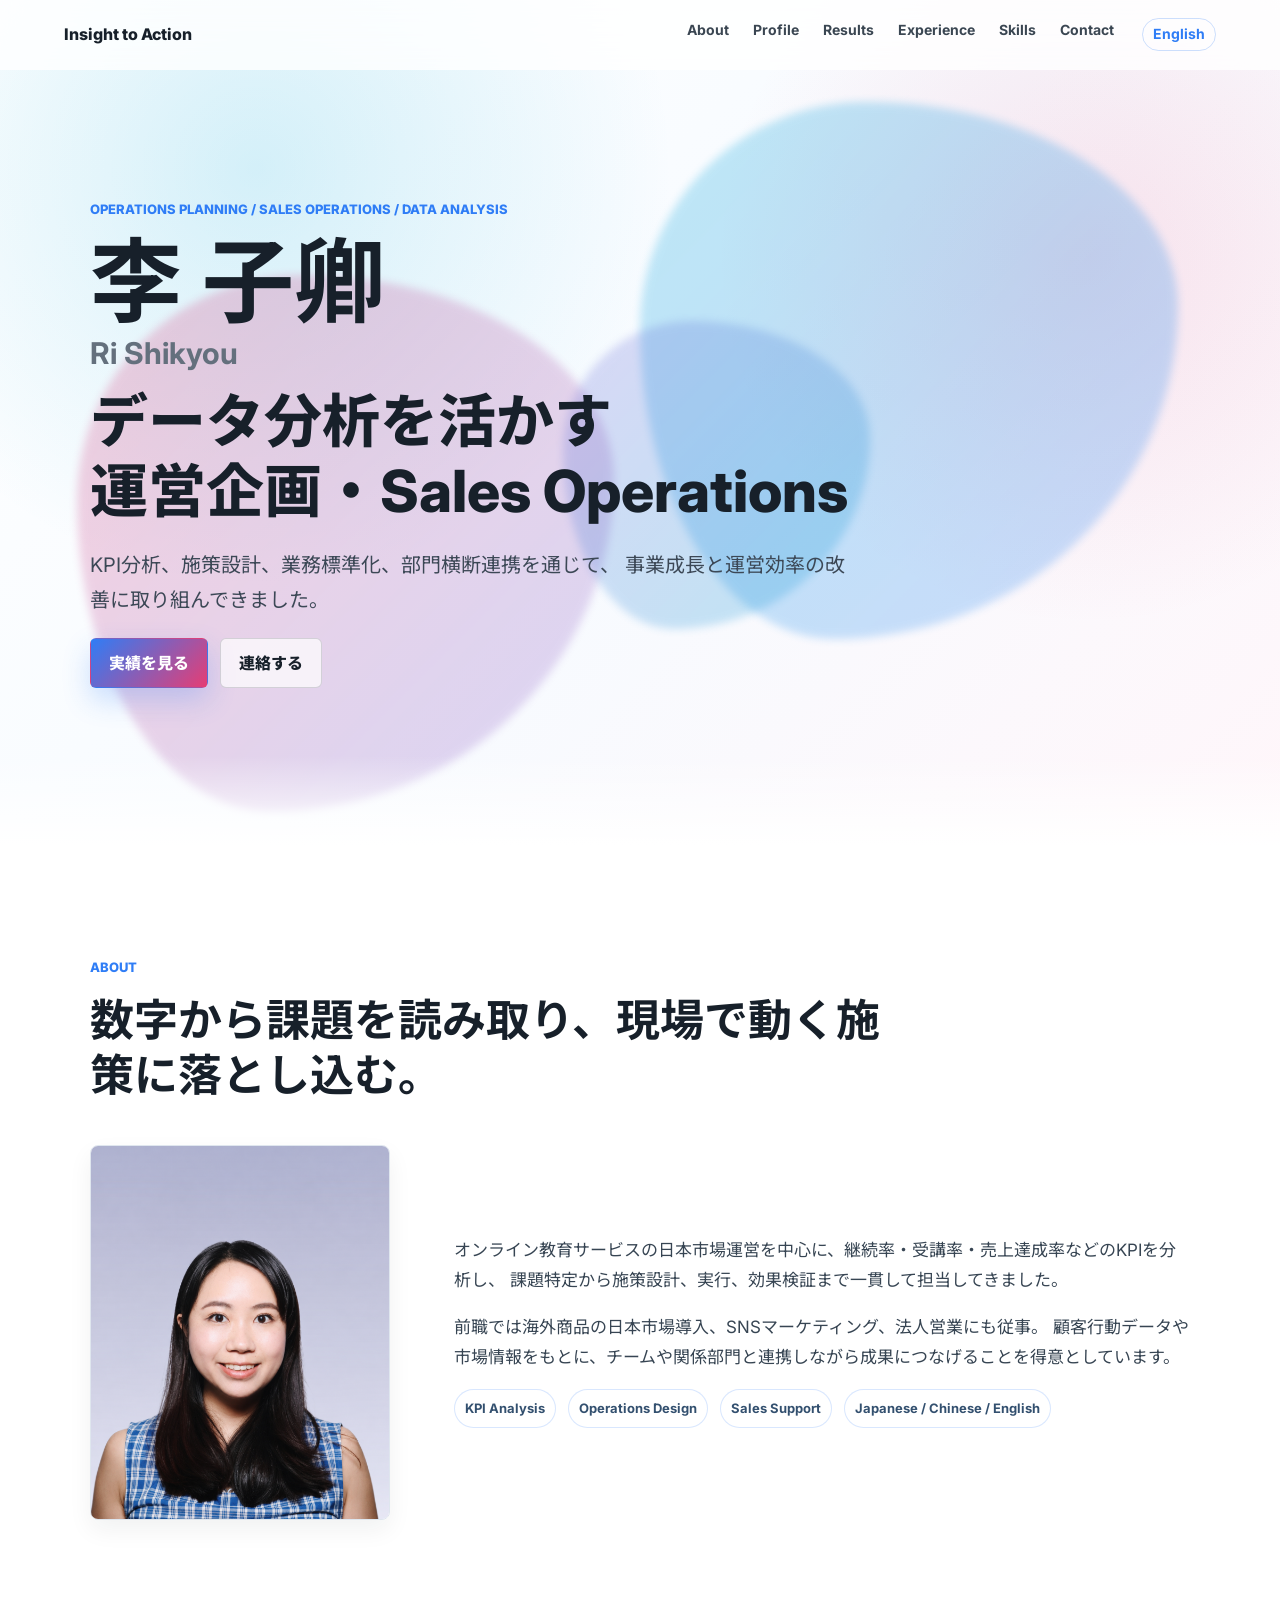
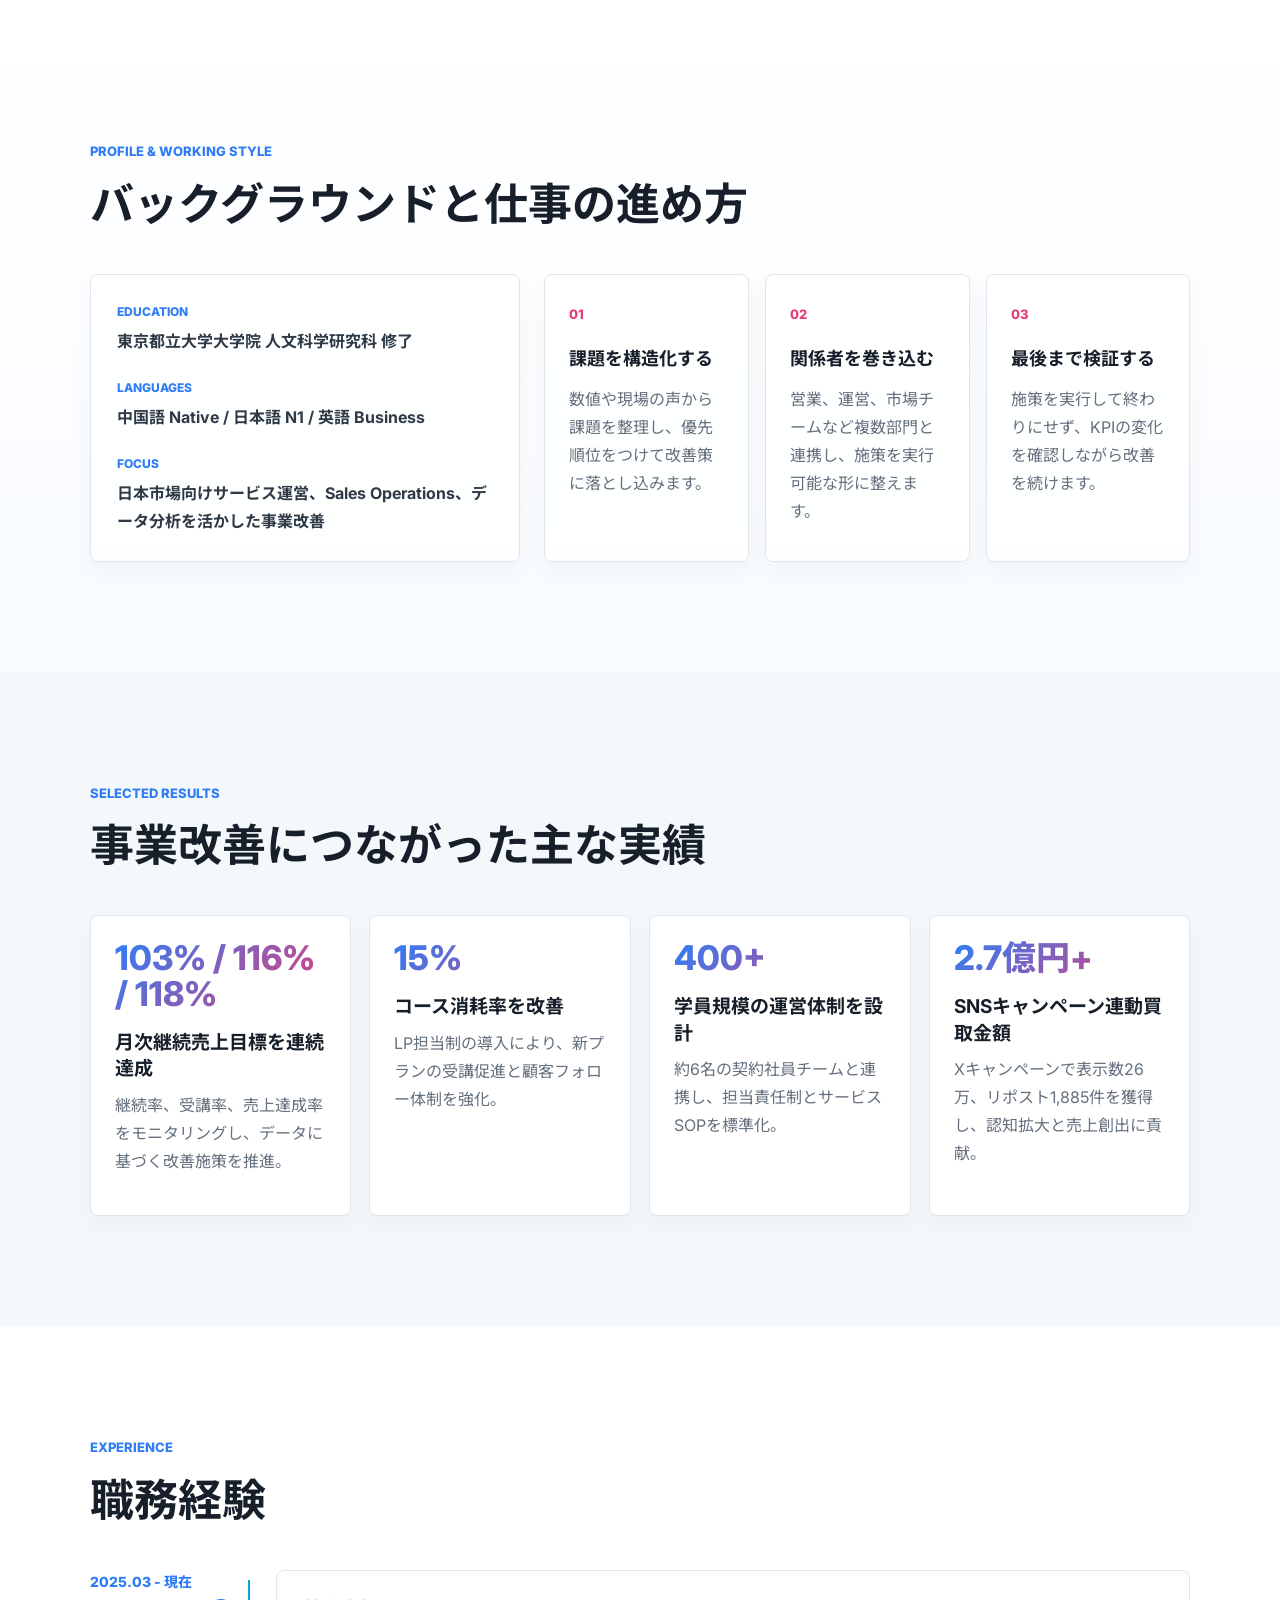
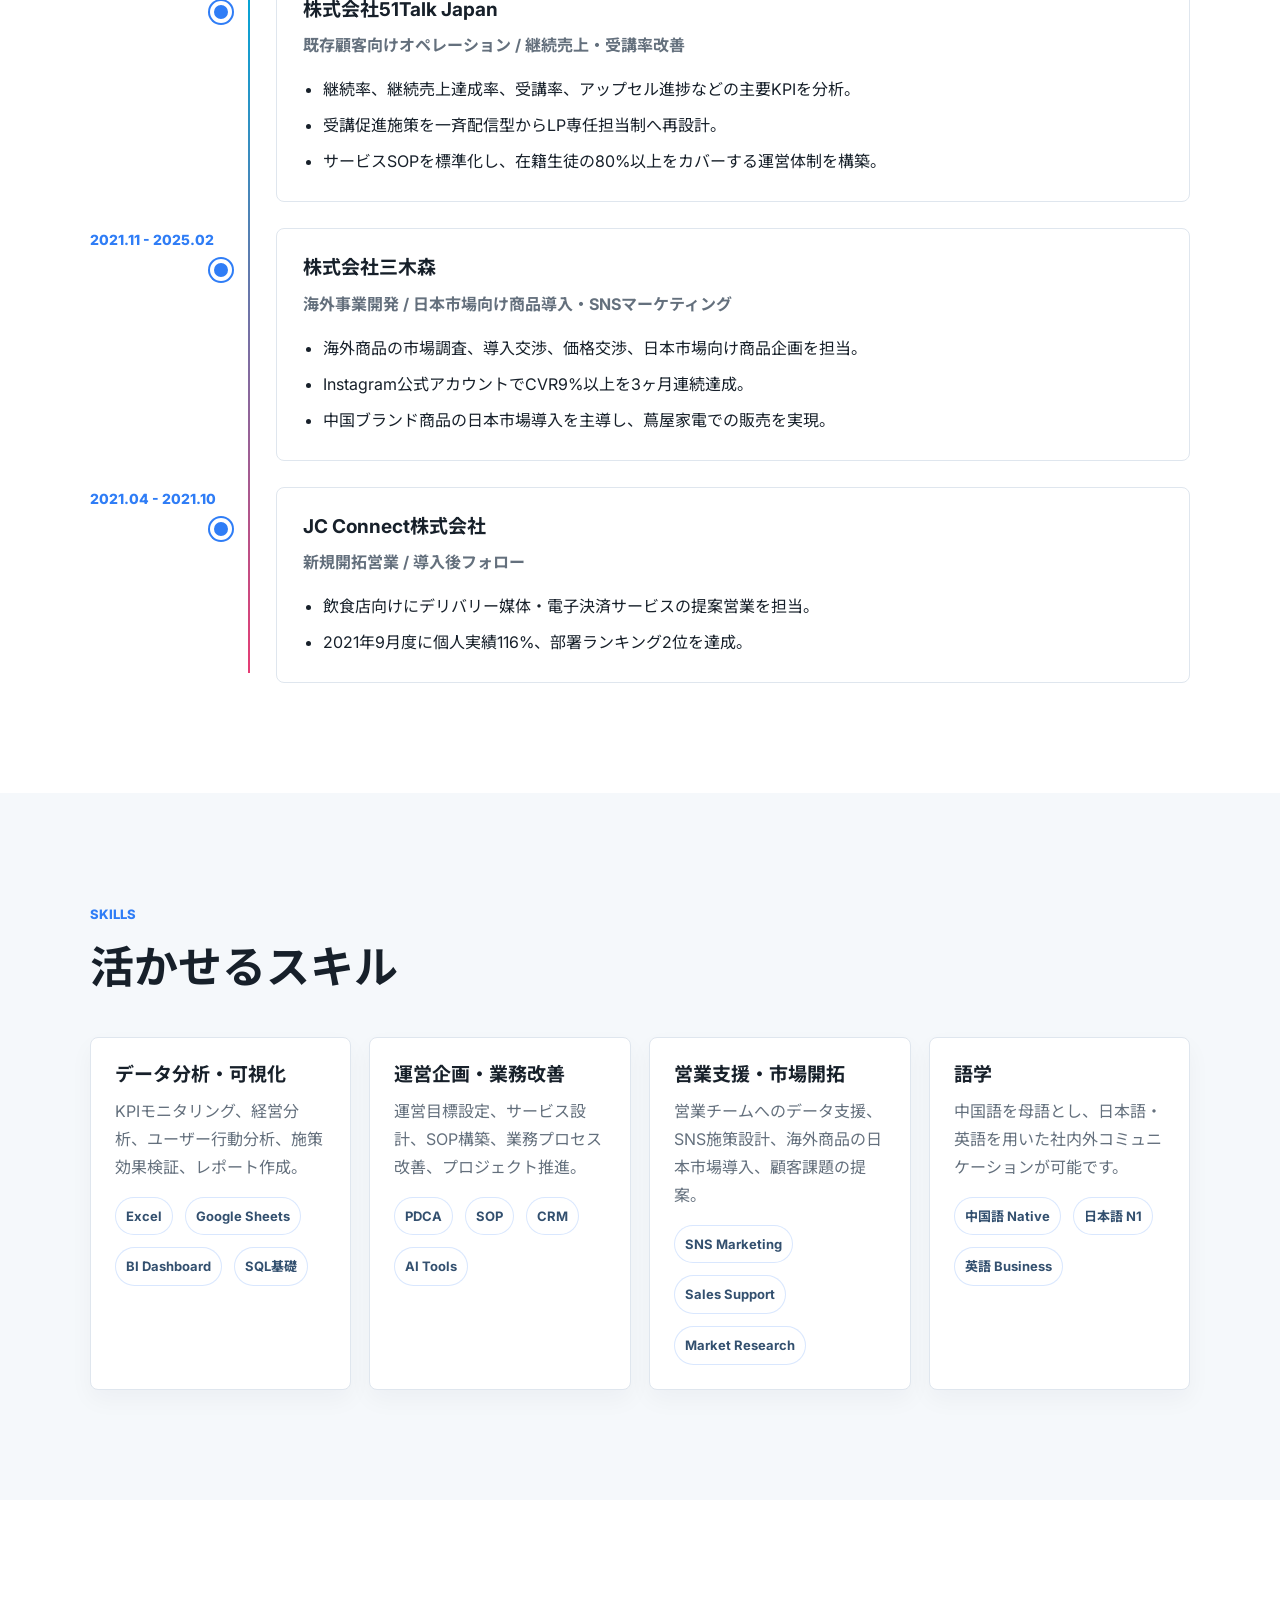
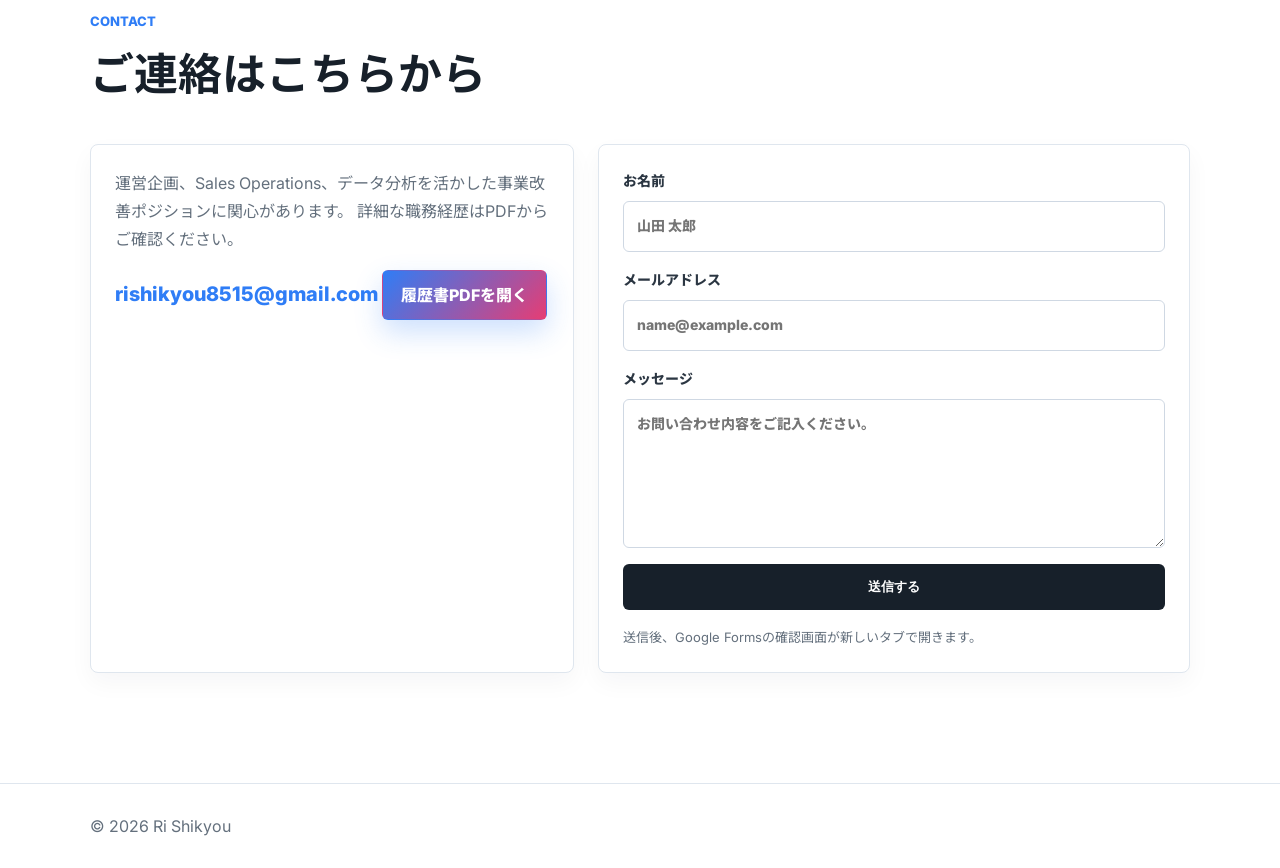
<file: index.html>
<!DOCTYPE html>
<html lang="ja">
<head>
  <meta charset="UTF-8">
  <meta name="viewport" content="width=device-width, initial-scale=1.0">
  <title>李 子卿 / Ri Shikyou - Operations Planning & Sales Ops</title>
  <meta name="description" content="李 子卿 / Ri Shikyou - データ分析を活かす運営企画・Sales Operations">
  <link rel="preconnect" href="https://fonts.googleapis.com">
  <link rel="preconnect" href="https://fonts.gstatic.com" crossorigin>
  <link href="https://fonts.googleapis.com/css2?family=Inter:wght@400;500;600;700;800&family=Noto+Sans+JP:wght@400;500;700;800&display=swap" rel="stylesheet">
  <link rel="stylesheet" href="styles.css">
</head>
<body>
  <header class="site-header" data-header>
    <a class="brand" href="#top" aria-label="トップへ戻る">Insight to Action</a>
    <nav class="nav" aria-label="主要ナビゲーション">
      <a href="#about">About</a>
      <a href="#profile">Profile</a>
      <a href="#achievements">Results</a>
      <a href="#experience">Experience</a>
      <a href="#skills">Skills</a>
      <a href="#contact">Contact</a>
      <a class="language-link" href="index-en.html" aria-label="View English version">English</a>
    </nav>
  </header>

  <main id="top">
    <section class="hero section-band">
      <div class="liquid-field" aria-hidden="true">
        <span class="liquid liquid-a"></span>
        <span class="liquid liquid-b"></span>
        <span class="liquid liquid-c"></span>
      </div>

      <div class="hero-inner">
        <p class="eyebrow">Operations Planning / Sales Operations / Data Analysis</p>
        <h1>李 子卿 <span>Ri Shikyou</span></h1>
        <p class="hero-title">データ分析を活かす<br>運営企画・Sales Operations</p>
        <p class="hero-copy">
          KPI分析、施策設計、業務標準化、部門横断連携を通じて、
          事業成長と運営効率の改善に取り組んできました。
        </p>
        <div class="hero-actions">
          <a class="button primary" href="#achievements">実績を見る</a>
          <a class="button ghost" href="#contact">連絡する</a>
        </div>
      </div>
    </section>

    <section class="section" id="about">
      <div class="section-heading">
        <p class="eyebrow">About</p>
        <h2>数字から課題を読み取り、現場で動く施策に落とし込む。</h2>
      </div>

      <div class="about-layout">
        <img class="profile-photo" src="profile.png" alt="李 子卿のプロフィール写真">
        <div class="about-copy reveal">
          <p>
            オンライン教育サービスの日本市場運営を中心に、継続率・受講率・売上達成率などのKPIを分析し、
            課題特定から施策設計、実行、効果検証まで一貫して担当してきました。
          </p>
          <p>
            前職では海外商品の日本市場導入、SNSマーケティング、法人営業にも従事。
            顧客行動データや市場情報をもとに、チームや関係部門と連携しながら成果につなげることを得意としています。
          </p>
          <div class="profile-tags" aria-label="強み">
            <span>KPI Analysis</span>
            <span>Operations Design</span>
            <span>Sales Support</span>
            <span>Japanese / Chinese / English</span>
          </div>
        </div>
      </div>
    </section>

    <section class="section profile-style" id="profile">
      <div class="section-heading">
        <p class="eyebrow">Profile & Working Style</p>
        <h2>バックグラウンドと仕事の進め方</h2>
      </div>

      <div class="profile-style-layout">
        <div class="profile-summary reveal">
          <dl>
            <div>
              <dt>Education</dt>
              <dd>東京都立大学大学院 人文科学研究科 修了</dd>
            </div>
            <div>
              <dt>Languages</dt>
              <dd>中国語 Native / 日本語 N1 / 英語 Business</dd>
            </div>
            <div>
              <dt>Focus</dt>
              <dd>日本市場向けサービス運営、Sales Operations、データ分析を活かした事業改善</dd>
            </div>
          </dl>
        </div>

        <div class="working-style-grid">
          <article class="style-card reveal">
            <span>01</span>
            <h3>課題を構造化する</h3>
            <p>数値や現場の声から課題を整理し、優先順位をつけて改善策に落とし込みます。</p>
          </article>
          <article class="style-card reveal">
            <span>02</span>
            <h3>関係者を巻き込む</h3>
            <p>営業、運営、市場チームなど複数部門と連携し、施策を実行可能な形に整えます。</p>
          </article>
          <article class="style-card reveal">
            <span>03</span>
            <h3>最後まで検証する</h3>
            <p>施策を実行して終わりにせず、KPIの変化を確認しながら改善を続けます。</p>
          </article>
        </div>
      </div>
    </section>

    <section class="section muted" id="achievements">
      <div class="section-heading">
        <p class="eyebrow">Selected Results</p>
        <h2>事業改善につながった主な実績</h2>
      </div>

      <div class="metrics-grid">
        <article class="metric-card reveal">
          <strong>103% / 116% / 118%</strong>
          <h3>月次継続売上目標を連続達成</h3>
          <p>継続率、受講率、売上達成率をモニタリングし、データに基づく改善施策を推進。</p>
        </article>
        <article class="metric-card reveal">
          <strong>15%</strong>
          <h3>コース消耗率を改善</h3>
          <p>LP担当制の導入により、新プランの受講促進と顧客フォロー体制を強化。</p>
        </article>
        <article class="metric-card reveal">
          <strong>400+</strong>
          <h3>学員規模の運営体制を設計</h3>
          <p>約6名の契約社員チームと連携し、担当責任制とサービスSOPを標準化。</p>
        </article>
        <article class="metric-card reveal">
          <strong>2.7億円+</strong>
          <h3>SNSキャンペーン連動買取金額</h3>
          <p>Xキャンペーンで表示数26万、リポスト1,885件を獲得し、認知拡大と売上創出に貢献。</p>
        </article>
      </div>
    </section>

    <section class="section" id="experience">
      <div class="section-heading">
        <p class="eyebrow">Experience</p>
        <h2>職務経験</h2>
      </div>

      <div class="timeline">
        <article class="timeline-item reveal">
          <div class="timeline-date">2025.03 - 現在</div>
          <div class="timeline-content">
            <h3>株式会社51Talk Japan</h3>
            <p class="role">既存顧客向けオペレーション / 継続売上・受講率改善</p>
            <ul>
              <li>継続率、継続売上達成率、受講率、アップセル進捗などの主要KPIを分析。</li>
              <li>受講促進施策を一斉配信型からLP専任担当制へ再設計。</li>
              <li>サービスSOPを標準化し、在籍生徒の80%以上をカバーする運営体制を構築。</li>
            </ul>
          </div>
        </article>

        <article class="timeline-item reveal">
          <div class="timeline-date">2021.11 - 2025.02</div>
          <div class="timeline-content">
            <h3>株式会社三木森</h3>
            <p class="role">海外事業開発 / 日本市場向け商品導入・SNSマーケティング</p>
            <ul>
              <li>海外商品の市場調査、導入交渉、価格交渉、日本市場向け商品企画を担当。</li>
              <li>Instagram公式アカウントでCVR9%以上を3ヶ月連続達成。</li>
              <li>中国ブランド商品の日本市場導入を主導し、蔦屋家電での販売を実現。</li>
            </ul>
          </div>
        </article>

        <article class="timeline-item reveal">
          <div class="timeline-date">2021.04 - 2021.10</div>
          <div class="timeline-content">
            <h3>JC Connect株式会社</h3>
            <p class="role">新規開拓営業 / 導入後フォロー</p>
            <ul>
              <li>飲食店向けにデリバリー媒体・電子決済サービスの提案営業を担当。</li>
              <li>2021年9月度に個人実績116%、部署ランキング2位を達成。</li>
            </ul>
          </div>
        </article>
      </div>
    </section>

    <section class="section muted" id="skills">
      <div class="section-heading">
        <p class="eyebrow">Skills</p>
        <h2>活かせるスキル</h2>
      </div>

      <div class="skills-grid">
        <article class="skill-card reveal">
          <h3>データ分析・可視化</h3>
          <p>KPIモニタリング、経営分析、ユーザー行動分析、施策効果検証、レポート作成。</p>
          <div class="skill-list">
            <span>Excel</span>
            <span>Google Sheets</span>
            <span>BI Dashboard</span>
            <span>SQL基礎</span>
          </div>
        </article>
        <article class="skill-card reveal">
          <h3>運営企画・業務改善</h3>
          <p>運営目標設定、サービス設計、SOP構築、業務プロセス改善、プロジェクト推進。</p>
          <div class="skill-list">
            <span>PDCA</span>
            <span>SOP</span>
            <span>CRM</span>
            <span>AI Tools</span>
          </div>
        </article>
        <article class="skill-card reveal">
          <h3>営業支援・市場開拓</h3>
          <p>営業チームへのデータ支援、SNS施策設計、海外商品の日本市場導入、顧客課題の提案。</p>
          <div class="skill-list">
            <span>SNS Marketing</span>
            <span>Sales Support</span>
            <span>Market Research</span>
          </div>
        </article>
        <article class="skill-card reveal">
          <h3>語学</h3>
          <p>中国語を母語とし、日本語・英語を用いた社内外コミュニケーションが可能です。</p>
          <div class="skill-list">
            <span>中国語 Native</span>
            <span>日本語 N1</span>
            <span>英語 Business</span>
          </div>
        </article>
      </div>
    </section>

    <section class="section contact-section" id="contact">
      <div class="section-heading">
        <p class="eyebrow">Contact</p>
        <h2>ご連絡はこちらから</h2>
      </div>

      <div class="contact-layout">
        <div class="contact-panel reveal">
          <p>
            運営企画、Sales Operations、データ分析を活かした事業改善ポジションに関心があります。
            詳細な職務経歴はPDFからご確認ください。
          </p>
          <a class="email-link" href="mailto:rishikyou8515@gmail.com">rishikyou8515@gmail.com</a>
          <a class="button primary" href="resume.pdf" target="_blank" rel="noopener">履歴書PDFを開く</a>
        </div>

        <form class="contact-form reveal" action="https://docs.google.com/forms/d/e/1FAIpQLSexGaLxQp896EfnxwH0p6DxTw_y3ERdYrYRSnm6jgkKT6_lCw/formResponse" method="POST" target="_blank">
          <label>
            お名前
            <input type="text" name="entry.1667426084" placeholder="山田 太郎" required>
          </label>
          <label>
            メールアドレス
            <input type="email" name="entry.252598880" placeholder="name@example.com" required>
          </label>
          <label>
            メッセージ
            <textarea name="entry.425656335" rows="5" placeholder="お問い合わせ内容をご記入ください。" required></textarea>
          </label>
          <button class="button secondary" type="submit">送信する</button>
          <p class="form-note">送信後、Google Formsの確認画面が新しいタブで開きます。</p>
        </form>
      </div>
    </section>
  </main>

  <footer class="site-footer">
    <p>© 2026 Ri Shikyou</p>
  </footer>

  <script src="script.js"></script>
</body>
</html>
</file>
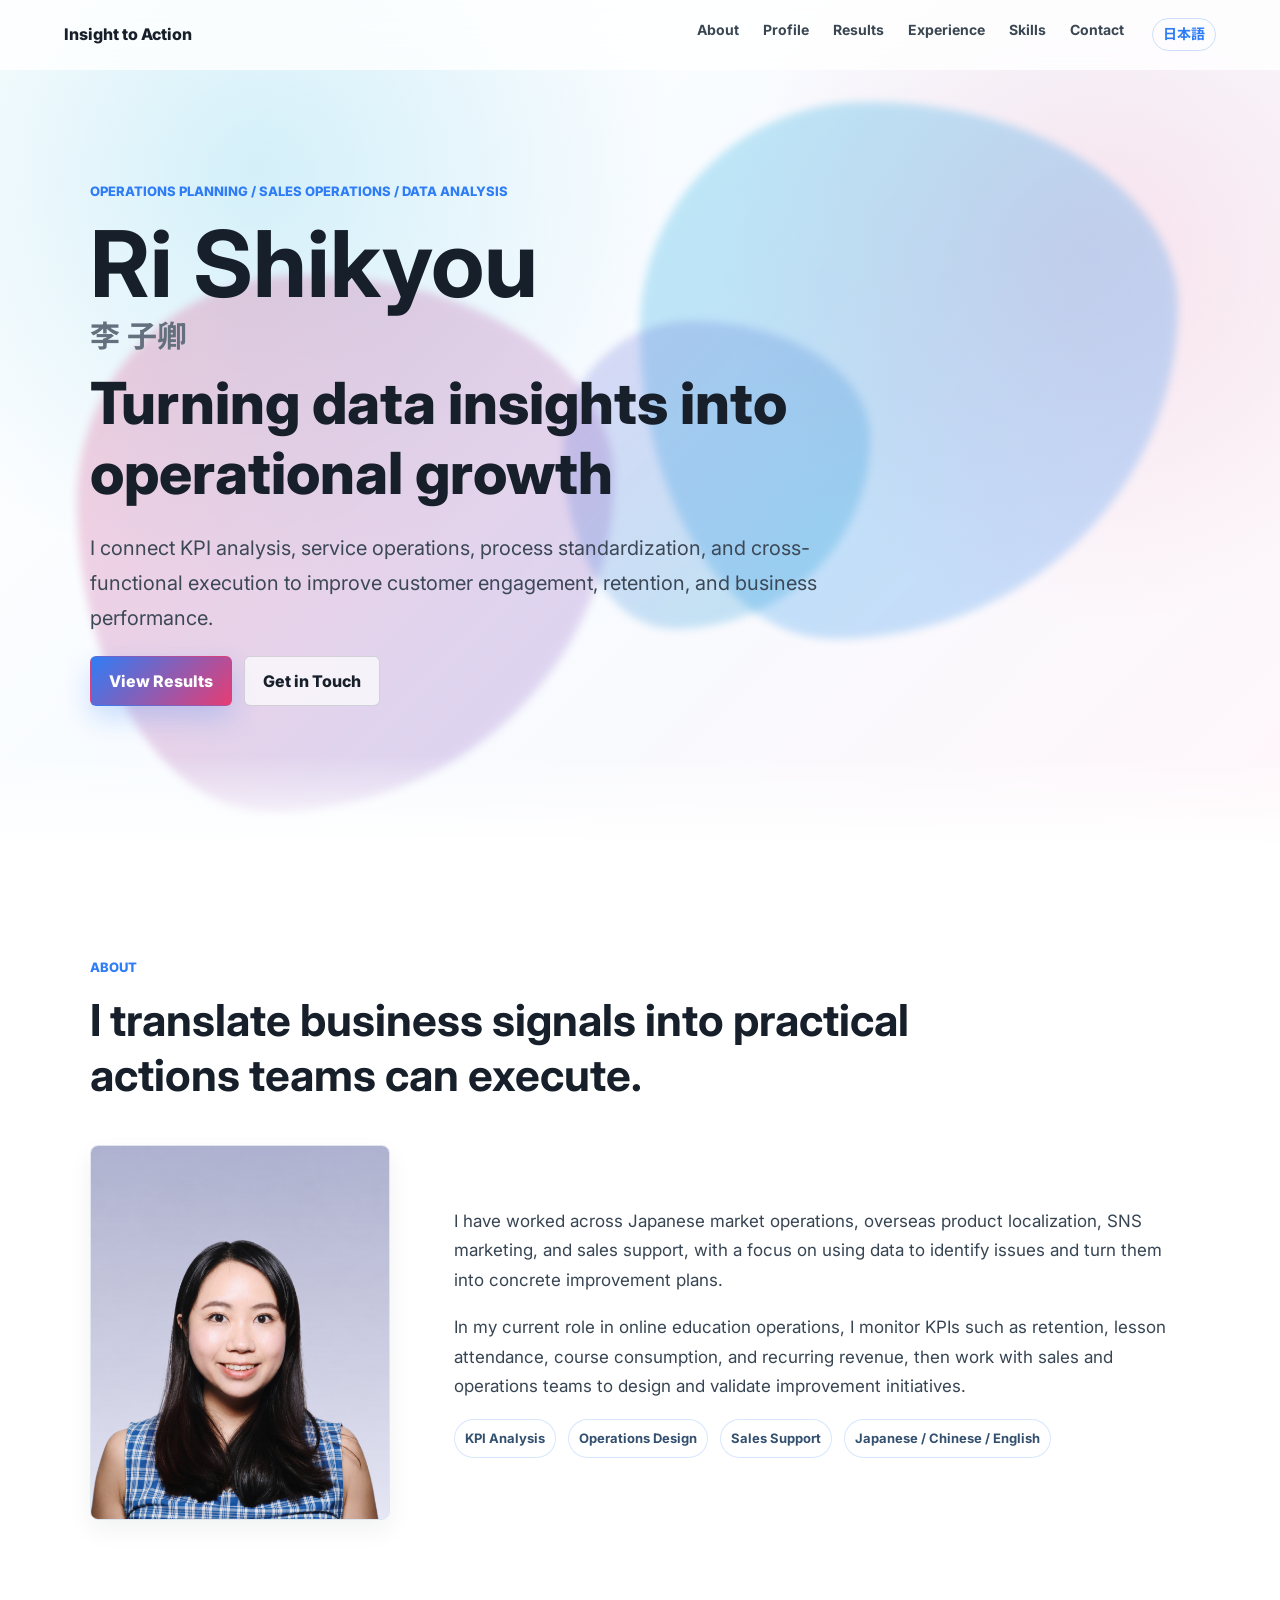
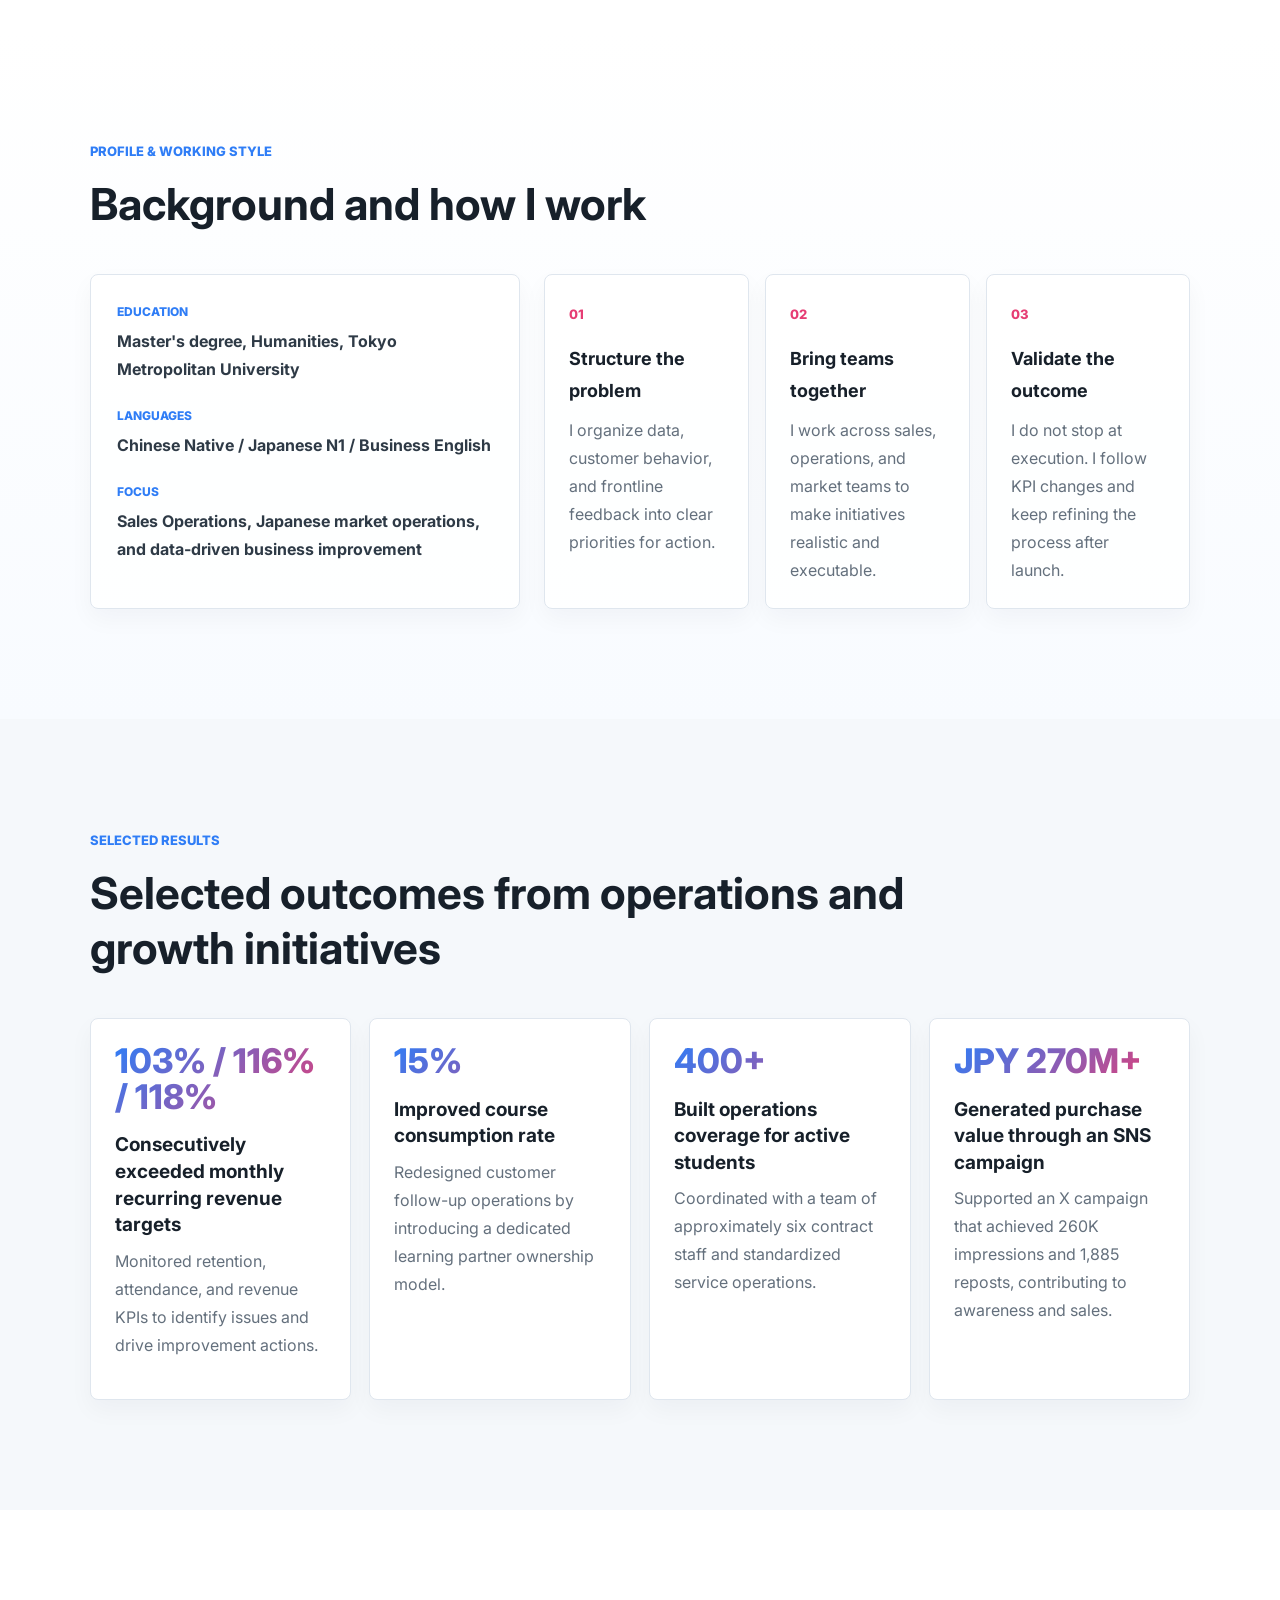
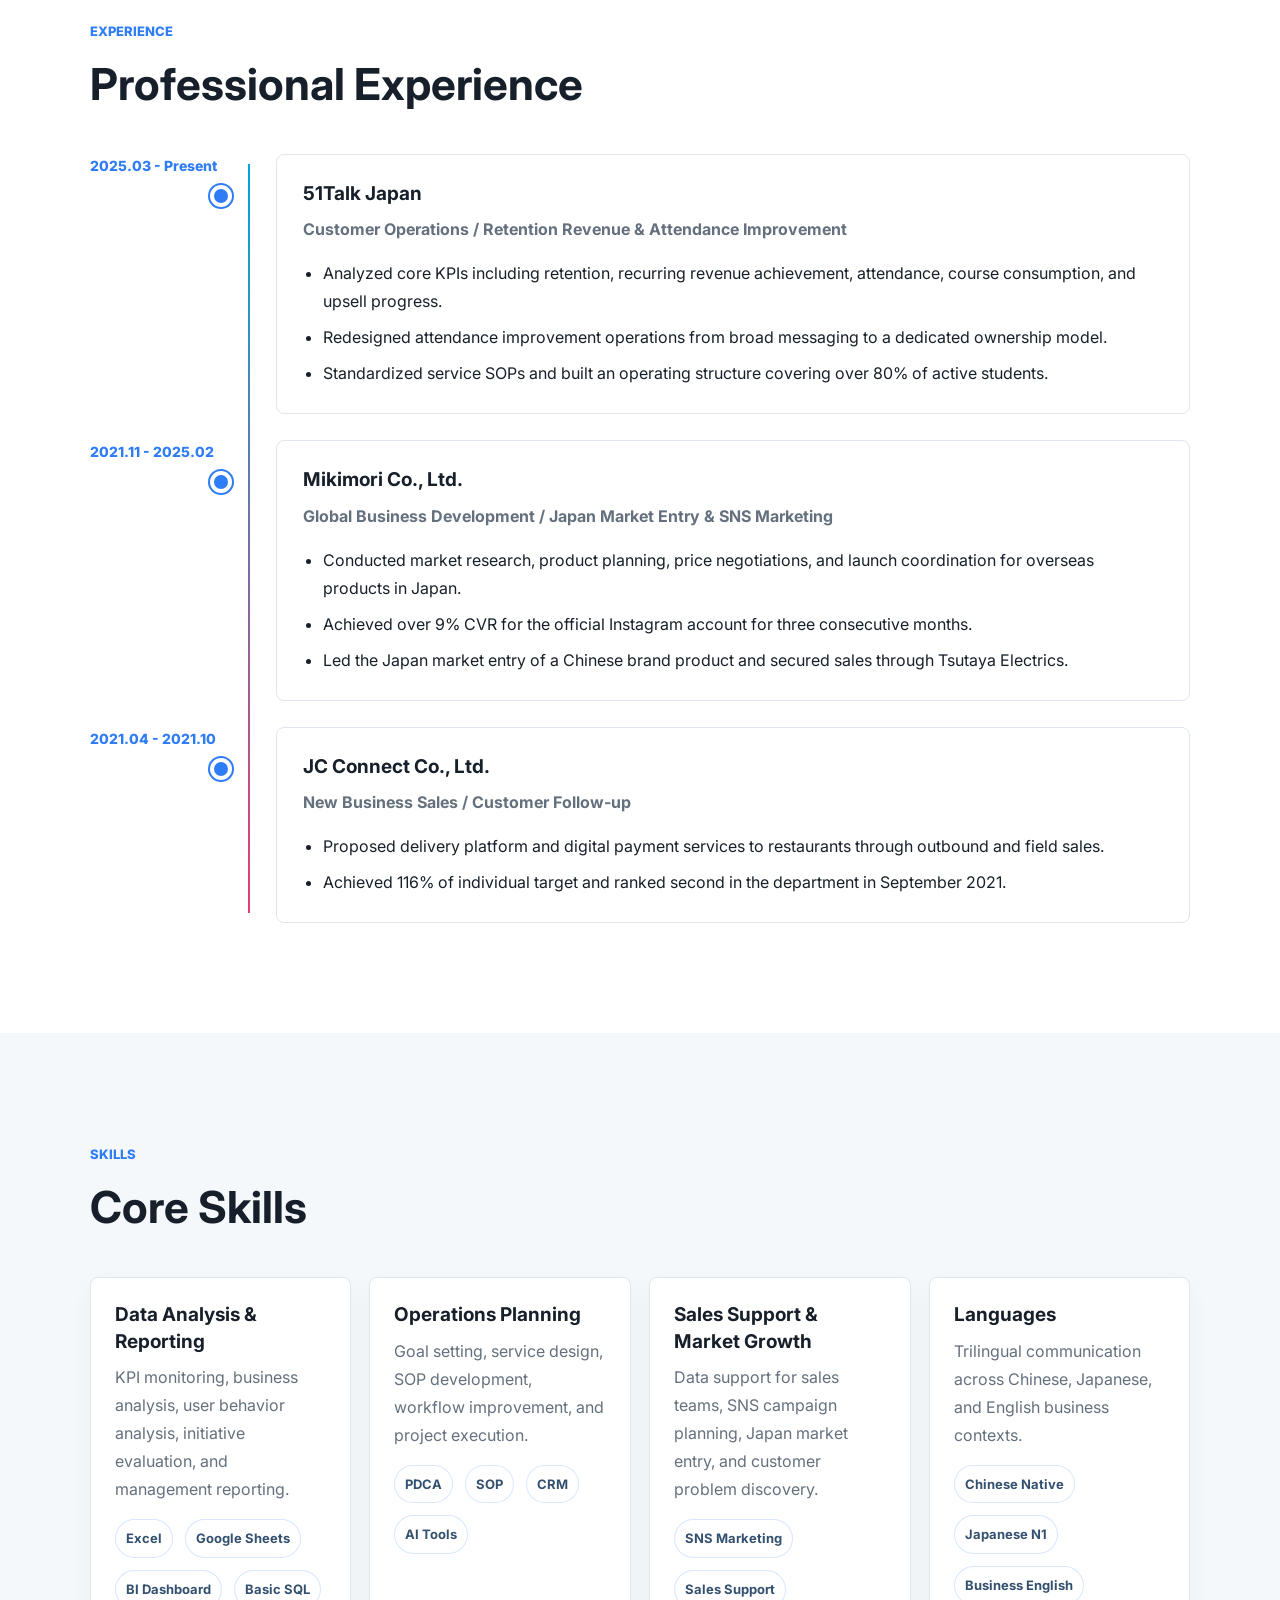
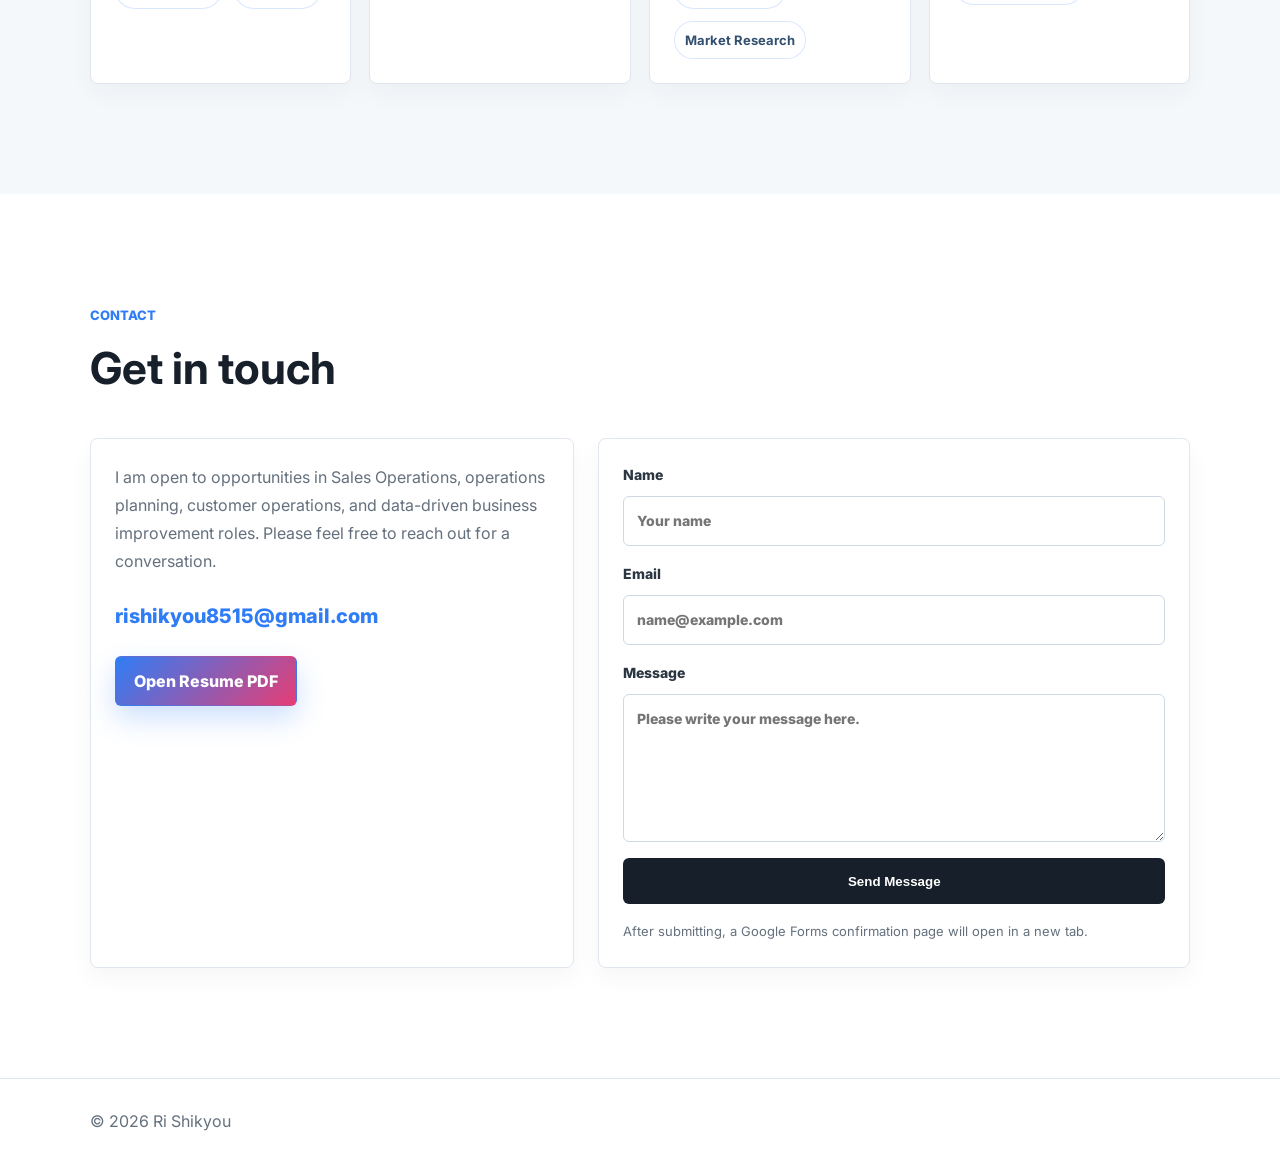
<file: index-en.html>
﻿<!DOCTYPE html>
<html lang="en">
<head>
  <meta charset="UTF-8">
  <meta name="viewport" content="width=device-width, initial-scale=1.0">
  <title>Ri Shikyou - Sales Operations & Data-Driven Business Improvement</title>
  <meta name="description" content="Ri Shikyou - Sales Operations, operations planning, and data-driven business improvement">
  <link rel="preconnect" href="https://fonts.googleapis.com">
  <link rel="preconnect" href="https://fonts.gstatic.com" crossorigin>
  <link href="https://fonts.googleapis.com/css2?family=Inter:wght@400;500;600;700;800&family=Noto+Sans+JP:wght@400;500;700;800&display=swap" rel="stylesheet">
  <link rel="stylesheet" href="styles.css">
</head>
<body>
  <header class="site-header" data-header>
    <a class="brand" href="#top" aria-label="Back to top">Insight to Action</a>
    <nav class="nav" aria-label="Main navigation">
      <a href="#about">About</a>
      <a href="#profile">Profile</a>
      <a href="#achievements">Results</a>
      <a href="#experience">Experience</a>
      <a href="#skills">Skills</a>
      <a href="#contact">Contact</a>
      <a class="language-link" href="index.html" aria-label="View Japanese version">日本語</a>
    </nav>
  </header>

  <main id="top">
    <section class="hero section-band">
      <div class="liquid-field" aria-hidden="true">
        <span class="liquid liquid-a"></span>
        <span class="liquid liquid-b"></span>
        <span class="liquid liquid-c"></span>
      </div>

      <div class="hero-inner">
        <p class="eyebrow">Operations Planning / Sales Operations / Data Analysis</p>
        <h1>Ri Shikyou <span>李 子卿</span></h1>
        <p class="hero-title">Turning data insights into<br>operational growth</p>
        <p class="hero-copy">
          I connect KPI analysis, service operations, process standardization, and cross-functional execution
          to improve customer engagement, retention, and business performance.
        </p>
        <div class="hero-actions">
          <a class="button primary" href="#achievements">View Results</a>
          <a class="button ghost" href="#contact">Get in Touch</a>
        </div>
      </div>
    </section>

    <section class="section" id="about">
      <div class="section-heading">
        <p class="eyebrow">About</p>
        <h2>I translate business signals into practical actions teams can execute.</h2>
      </div>

      <div class="about-layout">
        <img class="profile-photo" src="profile.png" alt="Profile photo of Ri Shikyou">
        <div class="about-copy reveal">
          <p>
            I have worked across Japanese market operations, overseas product localization, SNS marketing, and sales support,
            with a focus on using data to identify issues and turn them into concrete improvement plans.
          </p>
          <p>
            In my current role in online education operations, I monitor KPIs such as retention, lesson attendance,
            course consumption, and recurring revenue, then work with sales and operations teams to design and validate improvement initiatives.
          </p>
          <div class="profile-tags" aria-label="Strengths">
            <span>KPI Analysis</span>
            <span>Operations Design</span>
            <span>Sales Support</span>
            <span>Japanese / Chinese / English</span>
          </div>
        </div>
      </div>
    </section>

    <section class="section profile-style" id="profile">
      <div class="section-heading">
        <p class="eyebrow">Profile & Working Style</p>
        <h2>Background and how I work</h2>
      </div>

      <div class="profile-style-layout">
        <div class="profile-summary reveal">
          <dl>
            <div>
              <dt>Education</dt>
              <dd>Master's degree, Humanities, Tokyo Metropolitan University</dd>
            </div>
            <div>
              <dt>Languages</dt>
              <dd>Chinese Native / Japanese N1 / Business English</dd>
            </div>
            <div>
              <dt>Focus</dt>
              <dd>Sales Operations, Japanese market operations, and data-driven business improvement</dd>
            </div>
          </dl>
        </div>

        <div class="working-style-grid">
          <article class="style-card reveal">
            <span>01</span>
            <h3>Structure the problem</h3>
            <p>I organize data, customer behavior, and frontline feedback into clear priorities for action.</p>
          </article>
          <article class="style-card reveal">
            <span>02</span>
            <h3>Bring teams together</h3>
            <p>I work across sales, operations, and market teams to make initiatives realistic and executable.</p>
          </article>
          <article class="style-card reveal">
            <span>03</span>
            <h3>Validate the outcome</h3>
            <p>I do not stop at execution. I follow KPI changes and keep refining the process after launch.</p>
          </article>
        </div>
      </div>
    </section>

    <section class="section muted" id="achievements">
      <div class="section-heading">
        <p class="eyebrow">Selected Results</p>
        <h2>Selected outcomes from operations and growth initiatives</h2>
      </div>

      <div class="metrics-grid">
        <article class="metric-card reveal">
          <strong>103% / 116% / 118%</strong>
          <h3>Consecutively exceeded monthly recurring revenue targets</h3>
          <p>Monitored retention, attendance, and revenue KPIs to identify issues and drive improvement actions.</p>
        </article>
        <article class="metric-card reveal">
          <strong>15%</strong>
          <h3>Improved course consumption rate</h3>
          <p>Redesigned customer follow-up operations by introducing a dedicated learning partner ownership model.</p>
        </article>
        <article class="metric-card reveal">
          <strong>400+</strong>
          <h3>Built operations coverage for active students</h3>
          <p>Coordinated with a team of approximately six contract staff and standardized service operations.</p>
        </article>
        <article class="metric-card reveal">
          <strong>JPY 270M+</strong>
          <h3>Generated purchase value through an SNS campaign</h3>
          <p>Supported an X campaign that achieved 260K impressions and 1,885 reposts, contributing to awareness and sales.</p>
        </article>
      </div>
    </section>

    <section class="section" id="experience">
      <div class="section-heading">
        <p class="eyebrow">Experience</p>
        <h2>Professional Experience</h2>
      </div>

      <div class="timeline">
        <article class="timeline-item reveal">
          <div class="timeline-date">2025.03 - Present</div>
          <div class="timeline-content">
            <h3>51Talk Japan</h3>
            <p class="role">Customer Operations / Retention Revenue & Attendance Improvement</p>
            <ul>
              <li>Analyzed core KPIs including retention, recurring revenue achievement, attendance, course consumption, and upsell progress.</li>
              <li>Redesigned attendance improvement operations from broad messaging to a dedicated ownership model.</li>
              <li>Standardized service SOPs and built an operating structure covering over 80% of active students.</li>
            </ul>
          </div>
        </article>

        <article class="timeline-item reveal">
          <div class="timeline-date">2021.11 - 2025.02</div>
          <div class="timeline-content">
            <h3>Mikimori Co., Ltd.</h3>
            <p class="role">Global Business Development / Japan Market Entry & SNS Marketing</p>
            <ul>
              <li>Conducted market research, product planning, price negotiations, and launch coordination for overseas products in Japan.</li>
              <li>Achieved over 9% CVR for the official Instagram account for three consecutive months.</li>
              <li>Led the Japan market entry of a Chinese brand product and secured sales through Tsutaya Electrics.</li>
            </ul>
          </div>
        </article>

        <article class="timeline-item reveal">
          <div class="timeline-date">2021.04 - 2021.10</div>
          <div class="timeline-content">
            <h3>JC Connect Co., Ltd.</h3>
            <p class="role">New Business Sales / Customer Follow-up</p>
            <ul>
              <li>Proposed delivery platform and digital payment services to restaurants through outbound and field sales.</li>
              <li>Achieved 116% of individual target and ranked second in the department in September 2021.</li>
            </ul>
          </div>
        </article>
      </div>
    </section>

    <section class="section muted" id="skills">
      <div class="section-heading">
        <p class="eyebrow">Skills</p>
        <h2>Core Skills</h2>
      </div>

      <div class="skills-grid">
        <article class="skill-card reveal">
          <h3>Data Analysis & Reporting</h3>
          <p>KPI monitoring, business analysis, user behavior analysis, initiative evaluation, and management reporting.</p>
          <div class="skill-list">
            <span>Excel</span>
            <span>Google Sheets</span>
            <span>BI Dashboard</span>
            <span>Basic SQL</span>
          </div>
        </article>
        <article class="skill-card reveal">
          <h3>Operations Planning</h3>
          <p>Goal setting, service design, SOP development, workflow improvement, and project execution.</p>
          <div class="skill-list">
            <span>PDCA</span>
            <span>SOP</span>
            <span>CRM</span>
            <span>AI Tools</span>
          </div>
        </article>
        <article class="skill-card reveal">
          <h3>Sales Support & Market Growth</h3>
          <p>Data support for sales teams, SNS campaign planning, Japan market entry, and customer problem discovery.</p>
          <div class="skill-list">
            <span>SNS Marketing</span>
            <span>Sales Support</span>
            <span>Market Research</span>
          </div>
        </article>
        <article class="skill-card reveal">
          <h3>Languages</h3>
          <p>Trilingual communication across Chinese, Japanese, and English business contexts.</p>
          <div class="skill-list">
            <span>Chinese Native</span>
            <span>Japanese N1</span>
            <span>Business English</span>
          </div>
        </article>
      </div>
    </section>

    <section class="section contact-section" id="contact">
      <div class="section-heading">
        <p class="eyebrow">Contact</p>
        <h2>Get in touch</h2>
      </div>

      <div class="contact-layout">
        <div class="contact-panel reveal">
          <p>
            I am open to opportunities in Sales Operations, operations planning, customer operations,
            and data-driven business improvement roles. Please feel free to reach out for a conversation.
          </p>
          <a class="email-link" href="mailto:rishikyou8515@gmail.com">rishikyou8515@gmail.com</a>
          <a class="button primary" href="resume.pdf" target="_blank" rel="noopener">Open Resume PDF</a>
        </div>

        <form class="contact-form reveal" action="https://docs.google.com/forms/d/e/1FAIpQLSexGaLxQp896EfnxwH0p6DxTw_y3ERdYrYRSnm6jgkKT6_lCw/formResponse" method="POST" target="_blank">
          <label>
            Name
            <input type="text" name="entry.1667426084" placeholder="Your name" required>
          </label>
          <label>
            Email
            <input type="email" name="entry.252598880" placeholder="name@example.com" required>
          </label>
          <label>
            Message
            <textarea name="entry.425656335" rows="5" placeholder="Please write your message here." required></textarea>
          </label>
          <button class="button secondary" type="submit">Send Message</button>
          <p class="form-note">After submitting, a Google Forms confirmation page will open in a new tab.</p>
        </form>
      </div>
    </section>
  </main>

  <footer class="site-footer">
    <p>© 2026 Ri Shikyou</p>
  </footer>

  <script src="script.js"></script>
</body>
</html>
</file>
<file: styles.css>
:root {
  --ink: #17202a;
  --muted: #64707d;
  --line: #dfe6ee;
  --surface: #ffffff;
  --soft: #f5f8fb;
  --cyan: #00a7d8;
  --blue: #2f7df6;
  --magenta: #e63d74;
  --violet: #7966d8;
}

* { box-sizing: border-box; }
html { scroll-behavior: smooth; }
body {
  margin: 0;
  color: var(--ink);
  background: var(--surface);
  font-family: "Inter", "Noto Sans JP", sans-serif;
  line-height: 1.75;
}
a { color: inherit; text-decoration: none; }

.site-header {
  position: fixed;
  top: 0;
  left: 0;
  z-index: 20;
  display: flex;
  align-items: center;
  justify-content: space-between;
  width: 100%;
  padding: 18px clamp(20px, 5vw, 64px);
  background: rgba(255, 255, 255, 0.8);
  border-bottom: 1px solid rgba(223, 230, 238, 0);
  backdrop-filter: blur(18px);
}
.site-header.is-scrolled { border-bottom-color: var(--line); box-shadow: 0 8px 24px rgba(23, 32, 42, 0.06); }
.brand { font-weight: 800; }
.nav { display: flex; gap: 24px; color: #3a4652; font-size: 14px; font-weight: 700; }
.nav a { position: relative; }
.nav .language-link {
  margin-left: 4px;
  padding: 3px 10px;
  border: 1px solid rgba(47, 125, 246, 0.24);
  border-radius: 999px;
  color: var(--blue);
}
.nav .language-link::after { display: none; }
.nav a::after {
  position: absolute;
  right: 0;
  bottom: -6px;
  left: 0;
  height: 2px;
  content: "";
  background: linear-gradient(90deg, var(--cyan), var(--magenta));
  transform: scaleX(0);
  transform-origin: left;
  transition: transform 180ms ease;
}
.nav a:hover::after { transform: scaleX(1); }

.section-band, .section { position: relative; padding: 110px clamp(20px, 7vw, 96px); }
.section { scroll-margin-top: 76px; }
.muted { background: var(--soft); }
.hero {
  display: grid;
  min-height: 94vh;
  padding-top: 150px;
  overflow: hidden;
  align-items: center;
  background:
    radial-gradient(circle at 20% 20%, rgba(0, 167, 216, 0.16), transparent 34%),
    radial-gradient(circle at 85% 30%, rgba(230, 61, 116, 0.13), transparent 30%),
    linear-gradient(135deg, #ffffff 0%, #f7fbff 52%, #fff6fa 100%);
}
.hero::after {
  position: absolute;
  right: 0;
  bottom: 0;
  left: 0;
  height: 90px;
  content: "";
  background: linear-gradient(180deg, rgba(255, 255, 255, 0), #ffffff);
}
.liquid-field { position: absolute; inset: 0; overflow: hidden; pointer-events: none; }
.liquid {
  position: absolute;
  display: block;
  width: 42vw;
  min-width: 360px;
  aspect-ratio: 1;
  border-radius: 42% 58% 64% 36% / 42% 38% 62% 58%;
  opacity: 0.24;
  filter: blur(4px);
  animation: floatLiquid 16s ease-in-out infinite alternate;
}
.liquid-a { top: 12%; right: 8%; background: linear-gradient(135deg, var(--cyan), var(--blue)); }
.liquid-b { bottom: 4%; left: 6%; background: linear-gradient(135deg, var(--magenta), var(--violet)); animation-delay: -5s; }
.liquid-c { top: 38%; left: 44%; width: 24vw; min-width: 240px; background: linear-gradient(135deg, var(--violet), var(--cyan)); animation-delay: -9s; }
@keyframes floatLiquid {
  from { transform: translate3d(0, 0, 0) rotate(0deg) scale(1); }
  to { transform: translate3d(26px, -22px, 0) rotate(14deg) scale(1.08); border-radius: 62% 38% 42% 58% / 45% 60% 40% 55%; }
}

.hero-inner { position: relative; z-index: 1; max-width: 980px; }
.eyebrow { margin: 0 0 14px; color: var(--blue); font-size: 13px; font-weight: 800; text-transform: uppercase; }
h1, h2, h3, p { margin-top: 0; }
h1 { margin-bottom: 18px; font-size: clamp(48px, 8vw, 92px); line-height: 1.02; }
h1 span { display: block; margin-top: 10px; color: var(--muted); font-size: clamp(18px, 3vw, 30px); font-weight: 700; }
.hero-title { max-width: 820px; margin-bottom: 22px; font-size: clamp(30px, 5vw, 58px); font-weight: 800; line-height: 1.2; }
.hero-copy { max-width: 760px; color: #3c4856; font-size: clamp(16px, 2vw, 20px); }
.hero-actions, .profile-tags, .skill-list { display: flex; flex-wrap: wrap; gap: 12px; }
.button {
  display: inline-flex;
  min-height: 46px;
  align-items: center;
  justify-content: center;
  padding: 10px 18px;
  border: 1px solid transparent;
  border-radius: 6px;
  font-weight: 800;
  transition: transform 180ms ease, box-shadow 180ms ease, background 180ms ease;
}
.button:hover { transform: translateY(-2px); }
.button.primary { color: #ffffff; background: linear-gradient(135deg, var(--blue), var(--magenta)); box-shadow: 0 12px 28px rgba(47, 125, 246, 0.24); }
.button.ghost { background: rgba(255, 255, 255, 0.7); border-color: rgba(23, 32, 42, 0.16); }
.button.secondary { width: 100%; color: #ffffff; background: var(--ink); }

.section-heading { max-width: 820px; margin-bottom: 42px; }
.section-heading h2 { margin-bottom: 0; font-size: clamp(28px, 4vw, 44px); line-height: 1.25; }
.about-layout { display: grid; grid-template-columns: minmax(220px, 300px) minmax(0, 1fr); gap: clamp(28px, 5vw, 68px); align-items: center; }
.profile-photo { width: 100%; aspect-ratio: 4 / 5; object-fit: cover; border: 1px solid var(--line); border-radius: 8px; box-shadow: 0 10px 24px rgba(23, 32, 42, 0.06); }
.about-copy { max-width: 760px; color: #374553; font-size: 17px; }
.profile-tags span, .skill-list span {
  padding: 7px 10px;
  border: 1px solid rgba(47, 125, 246, 0.18);
  border-radius: 999px;
  background: #ffffff;
  color: #33506f;
  font-size: 13px;
  font-weight: 700;
}

.profile-style { background: linear-gradient(180deg, #ffffff 0%, #f8fbff 100%); }
.profile-style-layout { display: grid; grid-template-columns: minmax(280px, 0.8fr) minmax(0, 1.2fr); gap: 24px; align-items: stretch; }
.profile-summary, .style-card {
  border: 1px solid var(--line);
  border-radius: 8px;
  background: rgba(255, 255, 255, 0.88);
  box-shadow: 0 10px 24px rgba(23, 32, 42, 0.04);
}
.profile-summary { padding: 26px; }
.profile-summary dl { display: grid; gap: 22px; margin: 0; }
.profile-summary div { display: grid; gap: 5px; }
.profile-summary dt { color: var(--blue); font-size: 12px; font-weight: 800; text-transform: uppercase; }
.profile-summary dd { margin: 0; color: #2e3a46; font-weight: 700; }
.working-style-grid { display: grid; grid-template-columns: repeat(3, minmax(0, 1fr)); gap: 16px; }
.style-card { padding: 24px; }
.style-card span { display: inline-flex; margin-bottom: 18px; color: var(--magenta); font-size: 13px; font-weight: 800; }
.style-card h3 { margin-bottom: 10px; font-size: 18px; }
.style-card p { margin-bottom: 0; color: var(--muted); }

.metrics-grid, .skills-grid { display: grid; grid-template-columns: repeat(4, minmax(0, 1fr)); gap: 18px; }
.metric-card, .skill-card, .contact-panel, .contact-form {
  border: 1px solid var(--line);
  border-radius: 8px;
  background: #ffffff;
  box-shadow: 0 10px 24px rgba(23, 32, 42, 0.04);
}
.metric-card, .skill-card, .contact-panel, .contact-form { padding: 24px; }
.metric-card strong {
  display: block;
  margin-bottom: 18px;
  background: linear-gradient(135deg, var(--blue), var(--magenta));
  background-clip: text;
  color: transparent;
  font-size: 34px;
  font-weight: 800;
  line-height: 1.05;
}
.metric-card h3, .skill-card h3, .timeline-content h3 { margin-bottom: 8px; font-size: 19px; line-height: 1.4; }
.metric-card p, .skill-card p, .contact-panel p { color: var(--muted); }

.timeline { position: relative; display: grid; gap: 26px; }
.timeline::before { position: absolute; top: 10px; bottom: 10px; left: 158px; width: 2px; content: ""; background: linear-gradient(180deg, var(--cyan), var(--magenta)); }
.timeline-item { display: grid; grid-template-columns: 130px minmax(0, 1fr); gap: 56px; }
.timeline-date { color: var(--blue); font-size: 14px; font-weight: 800; }
.timeline-content { position: relative; padding: 26px; border: 1px solid var(--line); border-radius: 8px; background: #ffffff; }
.timeline-content::before { position: absolute; top: 30px; left: -67px; width: 14px; height: 14px; content: ""; border: 4px solid #ffffff; border-radius: 50%; background: var(--blue); box-shadow: 0 0 0 2px var(--blue); }
.role { color: var(--muted); font-weight: 700; }
ul { margin: 16px 0 0; padding-left: 20px; }
li + li { margin-top: 8px; }

.contact-layout { display: grid; grid-template-columns: minmax(0, 0.9fr) minmax(320px, 1.1fr); gap: 24px; }
.email-link { display: inline-block; margin: 8px 0 22px; color: var(--blue); font-size: 20px; font-weight: 800; }
.contact-form { display: grid; gap: 16px; }
label { display: grid; gap: 8px; color: #2b3642; font-size: 14px; font-weight: 800; }
input, textarea { width: 100%; border: 1px solid #cfd8e3; border-radius: 6px; padding: 12px 13px; color: var(--ink); font: inherit; resize: vertical; }
input:focus, textarea:focus { border-color: var(--blue); outline: 3px solid rgba(47, 125, 246, 0.14); }
.form-note { margin: 0; color: var(--muted); font-size: 13px; }
.site-footer { padding: 28px clamp(20px, 7vw, 96px); border-top: 1px solid var(--line); color: var(--muted); }
.site-footer p { margin: 0; }
.reveal { opacity: 0; transform: translateY(18px); transition: opacity 560ms ease, transform 560ms ease; }
.reveal.is-visible { opacity: 1; transform: translateY(0); }

@media (max-width: 980px) {
  .metrics-grid, .skills-grid { grid-template-columns: repeat(2, minmax(0, 1fr)); }
  .profile-style-layout, .working-style-grid { grid-template-columns: 1fr; }
  .contact-layout { grid-template-columns: 1fr; }
}
@media (max-width: 760px) {
  .site-header { align-items: flex-start; padding: 14px 18px; }
  .nav { max-width: 335px; justify-content: flex-end; gap: 10px 12px; flex-wrap: wrap; font-size: 12px; }
  .nav .language-link { padding: 2px 8px; }
  .hero { min-height: 92vh; padding-top: 132px; }
  .section-band, .section { padding-right: 20px; padding-left: 20px; }
  .about-layout, .timeline-item { grid-template-columns: 1fr; }
  .profile-photo { min-height: 280px; }
  .timeline::before, .timeline-content::before { display: none; }
  .timeline-item { gap: 10px; }
}
@media (max-width: 560px) {
  .metrics-grid, .skills-grid { grid-template-columns: 1fr; }
  .hero-actions .button, .contact-panel .button { width: 100%; }
  .email-link { font-size: 16px; overflow-wrap: anywhere; }
}
@media (prefers-reduced-motion: reduce) {
  *, *::before, *::after {
    scroll-behavior: auto !important;
    animation-duration: 0.01ms !important;
    animation-iteration-count: 1 !important;
    transition-duration: 0.01ms !important;
  }
}
</file>
